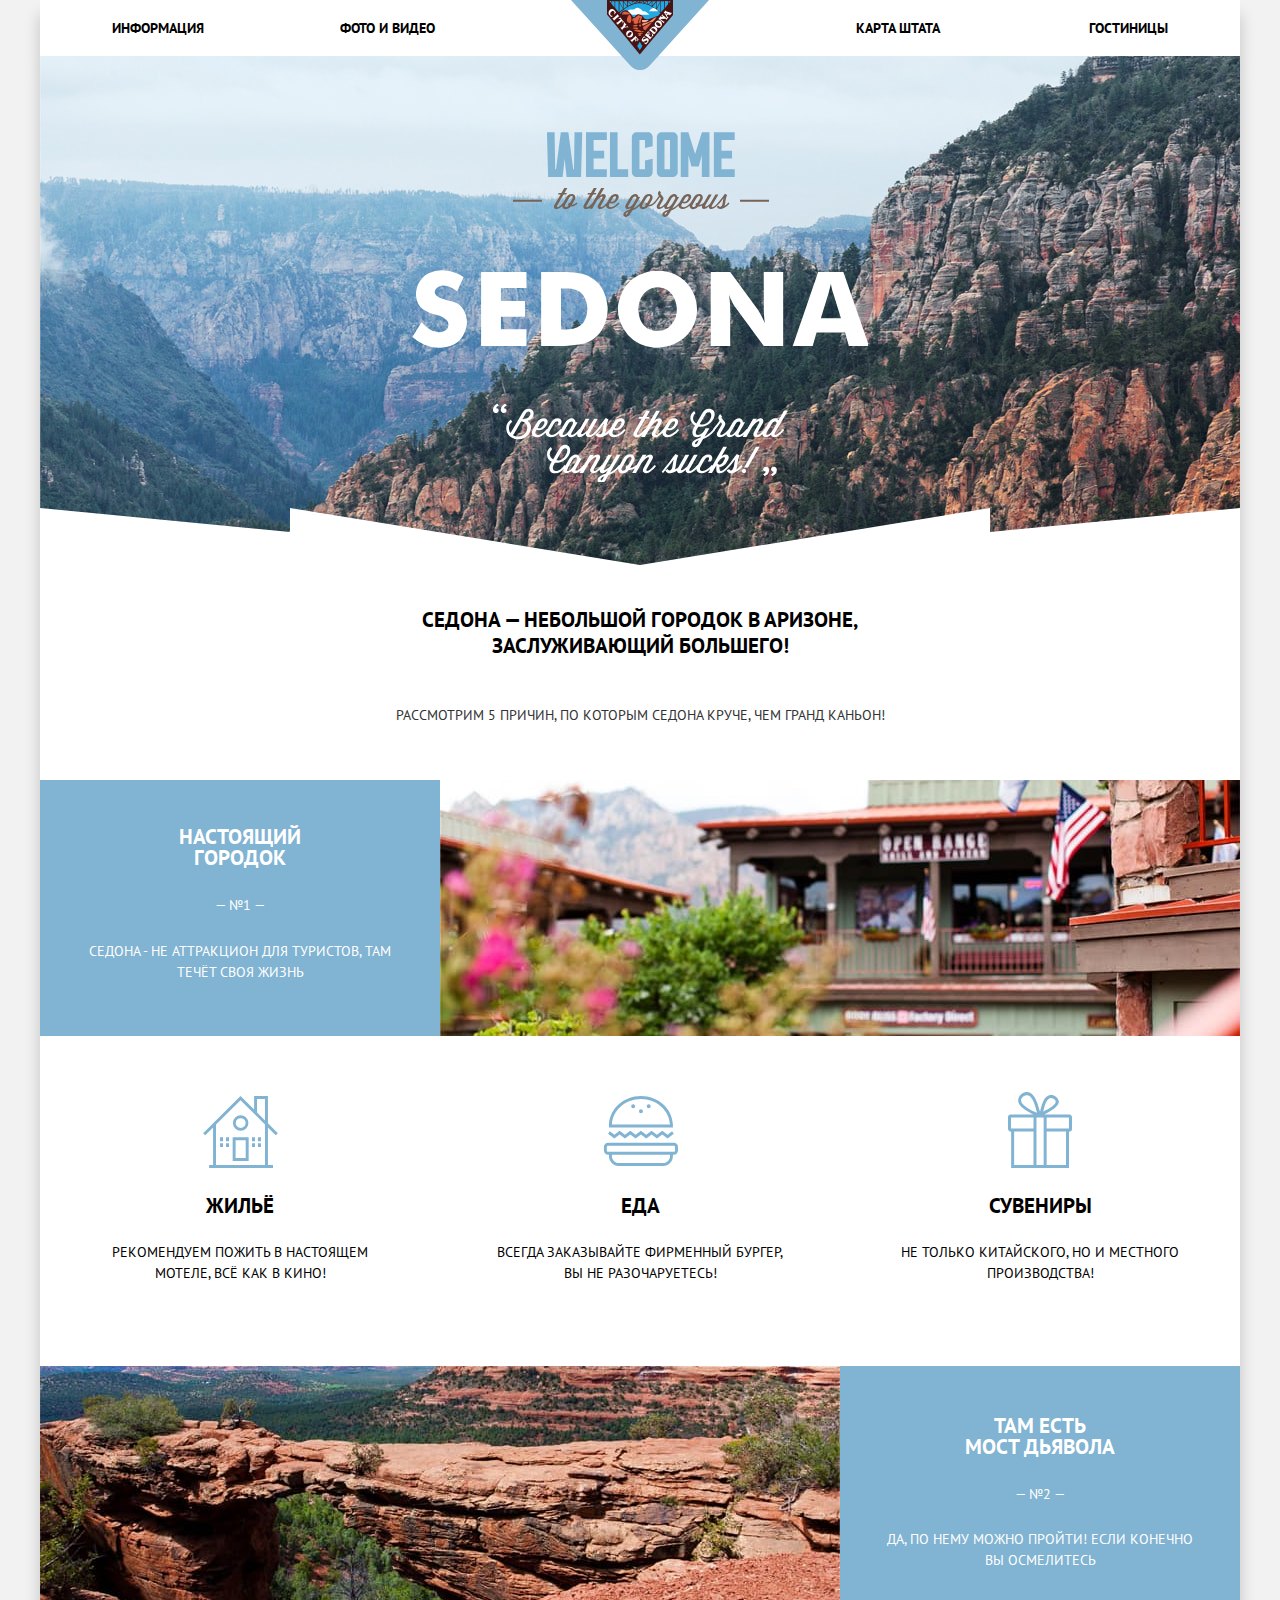
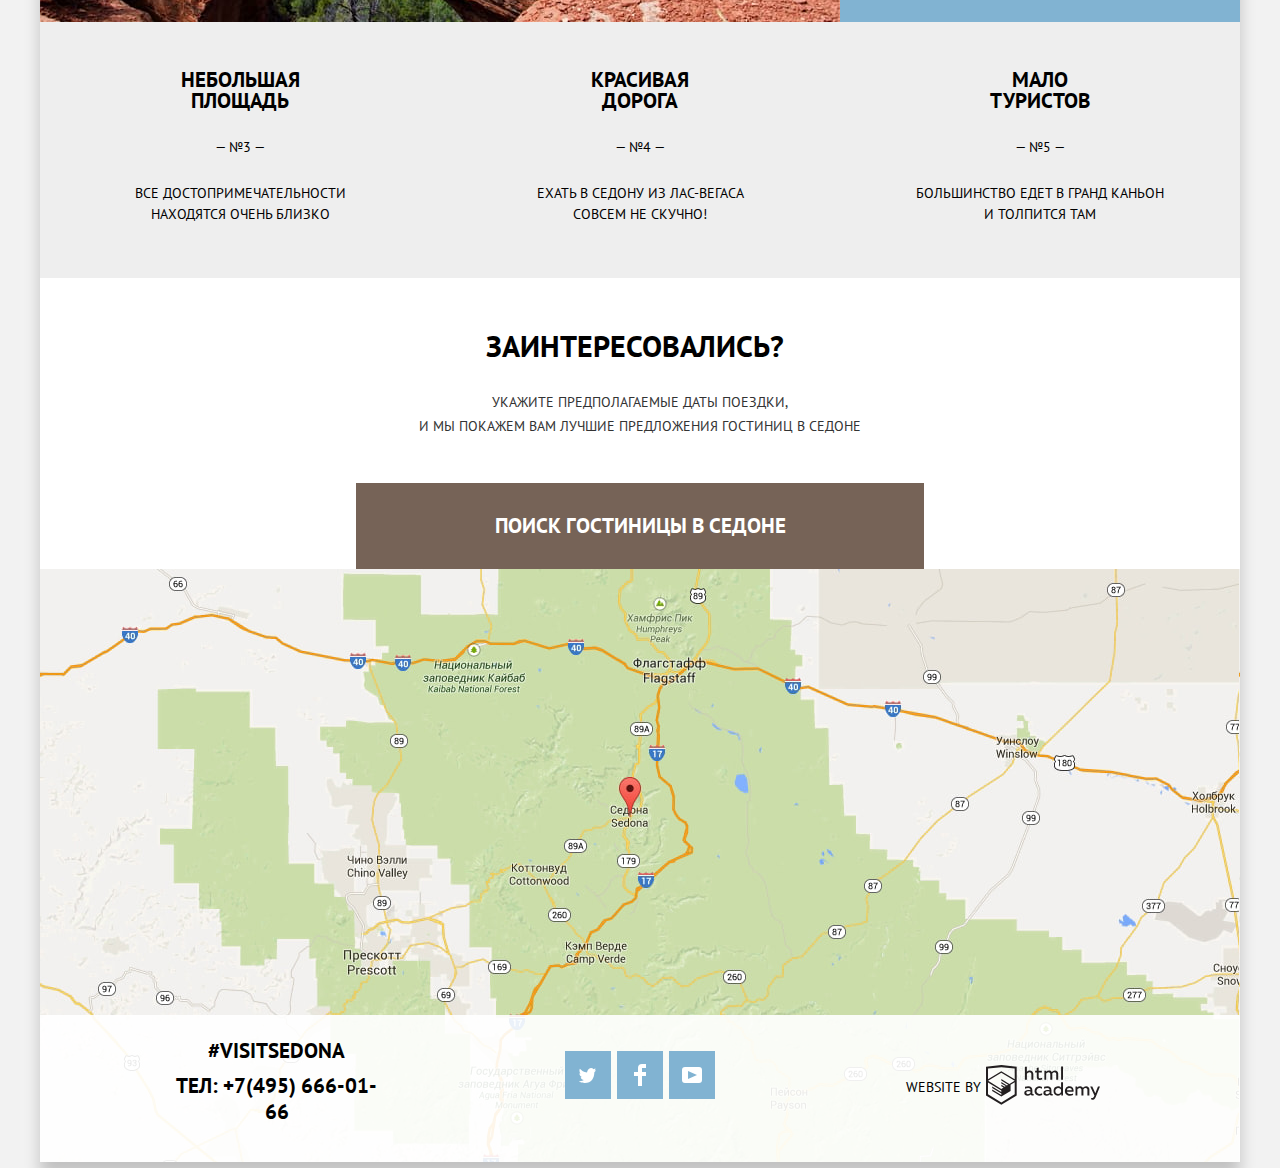
<file: index.html>
<!DOCTYPE html>
<html class="page" lang="ru">
<head>
  <meta charset="utf-8">
  <title>Седона</title>

  <link rel="icon" href="favicon.ico">
  <link rel="icon" href="img/favicon/icon.svg" type="image/svg+xml">
  <link rel="apple-touch-icon" href="img/favicon/180.png">
  <link rel="manifest" href="manifest.webmanifest">

  <link href="css/normalize.css" rel="stylesheet">
  <link href="css/style.min.css" rel="stylesheet">
</head>
<body class="page-body">
<header class="main-header">
  <div class="container">
    <nav class="main-navigation">
      <a class="main-header-logo">
        <img src="img/logo.svg" width="138" height="70" alt="Логотип городка Седона">
      </a>
      <ul class="site-navigation">
        <li class="site-navigation-item"><a class="site-navigation-link" href="blank.html">Информация</a></li>
        <li class="site-navigation-item"><a class="site-navigation-link" href="blank.html">Фото и видео</a></li>
        <li class="site-navigation-item"><a class="site-navigation-link" href="blank.html">Карта штата</a></li>
        <li class="site-navigation-item"><a class="site-navigation-link" href="catalog.html">Гостиницы</a></li>
      </ul>
    </nav>
  </div>
</header>

<main class="container">

  <h1 class="visually-hidden">«Седона»</h1>

  <section class="banner">
    <h2 class="visually-hidden">Баннер</h2>
    <img class="banner-mask" src="img/mask.svg" width="1200" height="57" alt="Маска баннера">
  </section>

  <section class="features">
    <div class="features-preview">
      <h2 class="features-title">Седона &#8212; небольшой городок в Аризоне, заслуживающий большего!</h2>
      <p class="features-text">Рассмотрим 5 причин, по которым Седона круче, чем гранд каньон!</p>
    </div>

    <div class="feature-item">
      <div class="feature-description">
        <h3 class="feature-title">Настоящий городок</h3>
        <span class="feature-number">&#8212; №1 &#8212;</span>
        <p class="feature-text">Седона - не аттракцион для туристов, там течёт своя жизнь</p>
      </div>
      <img src="img/advantages/town.jpg" width="800" height="256" alt="Городок">
    </div>

    <ul class="features-list">
      <li class="features-list-item first-item">
        <h3 class="features-list-item-title">Жильё</h3>
        <p class="features-list-item-text">Рекомендуем пожить в настоящем мотеле, всё как в кино!</p>
      </li>
      <li class="features-list-item second-item">
        <h3 class="features-list-item-title">Еда</h3>
        <p class="features-list-item-text">Всегда заказывайте фирменный бургер, вы не разочаруетесь!</p>
      </li>
      <li class="features-list-item third-item">
        <h3 class="features-list-item-title">Сувениры</h3>
        <p class="features-list-item-text">Не только китайского, но и местного производства!</p>
      </li>
    </ul>

    <div class="feature-item last-item">
      <div class="feature-description">
        <h3 class="feature-title">Там есть Мост дьявола</h3>
        <span class="feature-number">&#8212; №2 &#8212;</span>
        <p class="feature-text">Да, по нему можно пройти! Если конечно вы осмелитесь</p>
      </div>
      <img src="img/advantages/bridge.jpg" width="800" height="256" alt="Мост дьявола">
    </div>

    <ul class="features-list features-list-other">
      <li class="features-list-item">
        <h3 class="features-list-item-title">Небольшая площадь</h3>
        <span class="feature-number">&#8212; №3 &#8212;</span>
        <p class="features-list-item-text">Все достопримечательности находятся очень близко</p>
      </li>
      <li class="features-list-item">
        <h3 class="features-list-item-title">Красивая дорога</h3>
        <span class="feature-number">&#8212; №4 &#8212;</span>
        <p class="features-list-item-text">Ехать в седону из лас-вегаса совсем не скучно!</p>
      </li>
      <li class="features-list-item">
        <h3 class="features-list-item-title">Мало туристов</h3>
        <span class="feature-number">&#8212; №5 &#8212;</span>
        <p class="features-list-item-text">Большинство едет в гранд каньон и толпится там</p>
      </li>
    </ul>
  </section>

  <section class="application">
    <h2 class="visually-hidden">Форма заявки</h2>
    <h3 class="application-title">Заинтересовались?</h3>
    <p class="application-info">Укажите предполагаемые даты поездки, <br> и мы покажем вам лучшие предложения гостиниц в
      Седоне</p>
    <form class="application-form" method="post" action="https://echo.htmlacademy.ru" target="_blank">
      <a href="#search-arrival-date" class="application-form-link"><h2 class="application-form-title">Пoиск гостиницы в Седоне</h2></a>
      <div class="application-form-content">
        <p class="application-item">
          <label for="search-arrival-date">Дата заезда:</label>
          <input class="application-item-field" id="search-arrival-date" type="date" name="arrival-date" required>
          <svg class="application-item-icon" width="21" height="23" fill="none" xmlns="http://www.w3.org/2000/svg">
            <path fill-rule="evenodd" clip-rule="evenodd"
                  d="M16.4 3.02h2.85c.97 0 1.75.83 1.75 1.84v16.3A1.8 1.8 0 0119.25 23H1.75A1.8 1.8 0 010 21.16V4.86a1.8 1.8 0 011.75-1.84h2.84V1.65c0-.38.3-.7.66-.7.36 0 .66.32.66.7v1.37h3.93V1.65c0-.38.3-.7.66-.7.36 0 .66.32.66.7v1.37h3.93V1.65c0-.38.3-.7.66-.7.36 0 .66.32.66.7v1.37zm3.16 18.46c.09-.08.13-.2.13-.32V4.86c0-.25-.2-.46-.44-.46h-2.84v1.38c0 .38-.3.69-.66.69a.67.67 0 01-.65-.69V4.4h-3.94v1.38c0 .38-.3.69-.66.69a.67.67 0 01-.65-.69V4.4H5.9v1.38c0 .38-.3.69-.66.69a.67.67 0 01-.66-.69V4.4H1.75a.45.45 0 00-.44.46v16.3c0 .25.2.46.44.46h17.5c.12 0 .23-.05.31-.14z"
                  fill="#A9A9A9"/>
            <path fill-rule="evenodd" clip-rule="evenodd"
                  d="M4.6 9.23h2.62v2.06H4.59V9.23zm0 3.44h2.62v2.07H4.59v-2.07zm2.62 3.44H4.59v2.07h2.63V16.1zm1.97 0h2.62v2.07H9.2V16.1zm2.62-3.44H9.2v2.07h2.62v-2.07zM9.2 9.23h2.62v2.06H9.2V9.23zm7.22 6.88h-2.63v2.07h2.63V16.1zm-2.63-3.44h2.63v2.07h-2.63v-2.07zm2.63-3.44h-2.63v2.06h2.63V9.23z"
                  fill="#A9A9A9"/>
          </svg>
        </p>
        <p class="application-item">
          <label for="search-departure-date">Дата выезда:</label>
          <input class="application-item-field" id="search-departure-date" type="date" name="departure-date" required>
          <svg class="application-item-icon" width="21" height="23" fill="none" xmlns="http://www.w3.org/2000/svg">
            <path fill-rule="evenodd" clip-rule="evenodd"
                  d="M16.4 3.02h2.85c.97 0 1.75.83 1.75 1.84v16.3A1.8 1.8 0 0119.25 23H1.75A1.8 1.8 0 010 21.16V4.86a1.8 1.8 0 011.75-1.84h2.84V1.65c0-.38.3-.7.66-.7.36 0 .66.32.66.7v1.37h3.93V1.65c0-.38.3-.7.66-.7.36 0 .66.32.66.7v1.37h3.93V1.65c0-.38.3-.7.66-.7.36 0 .66.32.66.7v1.37zm3.16 18.46c.09-.08.13-.2.13-.32V4.86c0-.25-.2-.46-.44-.46h-2.84v1.38c0 .38-.3.69-.66.69a.67.67 0 01-.65-.69V4.4h-3.94v1.38c0 .38-.3.69-.66.69a.67.67 0 01-.65-.69V4.4H5.9v1.38c0 .38-.3.69-.66.69a.67.67 0 01-.66-.69V4.4H1.75a.45.45 0 00-.44.46v16.3c0 .25.2.46.44.46h17.5c.12 0 .23-.05.31-.14z"
                  fill="#A9A9A9"/>
            <path fill-rule="evenodd" clip-rule="evenodd"
                  d="M4.6 9.23h2.62v2.06H4.59V9.23zm0 3.44h2.62v2.07H4.59v-2.07zm2.62 3.44H4.59v2.07h2.63V16.1zm1.97 0h2.62v2.07H9.2V16.1zm2.62-3.44H9.2v2.07h2.62v-2.07zM9.2 9.23h2.62v2.06H9.2V9.23zm7.22 6.88h-2.63v2.07h2.63V16.1zm-2.63-3.44h2.63v2.07h-2.63v-2.07zm2.63-3.44h-2.63v2.06h2.63V9.23z"
                  fill="#A9A9A9"/>
          </svg>
        </p>
        <div class="application-items">
          <p class="application-item item-adults">
            <label class="application-item-label" for="search-adults">Взрослые:</label>
            <svg class="counter minus" width="12" height="3" viewBox="0 0 12 3" fill="none"
                 xmlns="http://www.w3.org/2000/svg">
              <rect width="12" height="3" fill="#A9A9A9"/>
            </svg>
            <input class="application-item-field application-item-counter" id="search-adults" type="number"
                   name="adults" placeholder="2" required>
            <svg class="counter plus" width="11" height="11" viewBox="0 0 11 11" fill="none"
                 xmlns="http://www.w3.org/2000/svg">
              <path fill-rule="evenodd" clip-rule="evenodd"
                    d="M4.23086 6.76932V11H6.76932V6.76932H11V4.23086H6.76932V0H4.23085V4.23086H0V6.76932H4.23086Z"
                    fill="#A9A9A9"/>
            </svg>
          </p>
          <p class="application-item item-children">
            <label class="application-item-last-label" for="search-children">Дети:</label>
            <svg class="counter minus" width="12" height="3" viewBox="0 0 12 3" fill="none"
                 xmlns="http://www.w3.org/2000/svg">
              <rect width="12" height="3" fill="#A9A9A9"/>
            </svg>
            <input class="application-item-field application-item-counter" id="search-children" type="number"
                   name="children" placeholder="0" required>
            <svg class="counter plus" width="11" height="11" viewBox="0 0 11 11" fill="none"
                 xmlns="http://www.w3.org/2000/svg">
              <path fill-rule="evenodd" clip-rule="evenodd"
                    d="M4.23086 6.76932V11H6.76932V6.76932H11V4.23086H6.76932V0H4.23085V4.23086H0V6.76932H4.23086Z"
                    fill="#A9A9A9"/>
            </svg>
          </p>
        </div>
        <button class="application-form-button button" type="submit"
                aria-label="Осуществить поиск гостиницы в Седоне с выбранными параметрами"><span class="button-name">Найти</span>
        </button>
      </div>
    </form>
  </section>

  <section class="map">
    <h2 class="visually-hidden">Карта</h2>
    <iframe class="map-iframe"
            src="https://www.google.com/maps/embed?pb=!1m18!1m12!1m3!1d9259.579957574984!2d-111.76231776913721!3d34.8623605939969!2m3!1f0!2f0!3f0!3m2!1i1024!2i768!4f13.1!3m3!1m2!1s0x872da300cd6a52d3%3A0xd0b62ffa7e756ca6!2sSedona!5e0!3m2!1sru!2sru!4v1615323537702!5m2!1sru!2sru"
            width="1200" height="593" allowfullscreen title="Sedona, Седона, Аризона, США"></iframe>
  </section>
</main>

<footer class="main-footer container">
  <div class="footer-content">
    <section class="footer-contacts">
      <h2 class="visually-hidden">Как нас найти</h2>
      <p class="footer-contacts-info">
        <span>#visitsedona</span>
        <span class="footer-contacts-phone">Тел: <a class="footer-phone"
                                                    href="tel:+74956660166">+7(495) 666-01-66</a></span>
      </p>
    </section>
    <section class="footer-social">
      <h2 class="visually-hidden">Социальные сети</h2>
      <ul class="social-list">
        <li>
          <a class="social-button" href="#"><span class="button-name visually-hidden">Twitter</span>
            <svg width="17" height="16" fill="none" xmlns="http://www.w3.org/2000/svg">
              <path
                d="M10.95 1.14a3.1 3.1 0 013.58 1.18c.67-.23 1.33-.48 2-.7a2.34 2.34 0 01-.85 1.76c.69.17 1.3-.49 1.3-.49-.16 1-1 1.79-1.56 2.03C15.2 11.67 12.25 16.13 5.34 16H4.9c-.41 0-4.17-.46-4.9-1.89 2.27.2 3.9-.42 4.7-1.18-.97-.3-2.69-.47-2.99-2.95.35.11.57.23 1.2.12C1.7 9.25.36 8.53.44 6.33a1.9 1.9 0 001.34.47c-.7-.24-1.97-3.36-.9-4.95 1.82 1.85 3.74 3.6 7.16 3.77.2-2.29 1.13-3.83 2.9-4.48z"
                fill="#fff"/>
            </svg>
          </a>
        </li>
        <li>
          <a class="social-button" href="#"><span class="button-name visually-hidden">Facebook</span>
            <svg width="12" height="22" fill="none" xmlns="http://www.w3.org/2000/svg">
              <path d="M12 4V0H8a4 4 0 00-4 4v4H0v4h4v10h4V12h4V8H8V4h4z" fill="#fff"/>
            </svg>
          </a>
        </li>
        <li>
          <a class="social-button" href="#"><span class="button-name visually-hidden">Youtube</span>
            <svg width="20" height="16" fill="none" xmlns="http://www.w3.org/2000/svg">
              <path fill-rule="evenodd" clip-rule="evenodd"
                    d="M3 0h14a3 3 0 013 3v10a3 3 0 01-3 3H3a3 3 0 01-3-3V3a3 3 0 013-3zm3.03 4v8L15 8 6.03 4z"
                    fill="#fff"/>
            </svg>
          </a>
        </li>
      </ul>
    </section>
    <section class="footer-copyright">
      <h2 class="visually-hidden">Разработка сайта</h2>
      <span class="footer-copyright-info">Website by</span>
      <a class="footer-copyright-link" href="https://htmlacademy.ru/intensive/htmlcss">
        <svg width="115" height="41" fill="none" xmlns="http://www.w3.org/2000/svg">
          <path fill-rule="evenodd" clip-rule="evenodd"
                d="M15.52 1.06h-.17L0 2.72v28.77l15.35 9.35 15.35-9.35V2.72L15.52 1.06zm61.5 1.56h-1.93v13.11h1.93V2.63zm-36.16.01v5.14a3.98 3.98 0 012.85-1.23c.97-.06 1.92.3 2.62 1 .69.7 1.06 1.67 1.01 2.67v5.55h-1.97v-5.3c.05-.51-.1-1.03-.41-1.43a1.9 1.9 0 00-1.3-.72h-.3c-1.01.06-1.93.62-2.46 1.5v5.95h-2V2.63h1.96zm36.16 28.85h-1.74v-1.42a4.06 4.06 0 01-3.37 1.66 4.7 4.7 0 01-4.33-4.74 4.7 4.7 0 014.33-4.73c1.21-.04 2.37.47 3.17 1.4v-5.33h1.94v13.16zm-29.95-1.42c.2 0 .39-.04.58-.1v1.43c-.4.15-.82.23-1.25.22a1.76 1.76 0 01-1.76-1.08 5.04 5.04 0 01-3.31 1.17c-1.6 0-3.07-.9-3.07-2.75 0-2.3 2.1-3.01 3.91-3.01.77.01 1.54.1 2.29.27v-.33c0-1.07-.8-1.9-2.31-1.9-1.1 0-2.17.23-3.17.68v-1.83c1.09-.38 2.22-.58 3.37-.6 2.49 0 4.02 1.22 4.02 3.95v3.23a.6.6 0 00.13.43c.1.12.23.2.39.2h.18v.02zm-6.8-1.22c.03.39.2.75.5 1 .28.26.66.38 1.04.35h.12c.95 0 1.87-.39 2.54-1.08v-1.53c-.63-.14-1.27-.21-1.91-.23-1.05 0-2.28.36-2.28 1.49zm15.75-5.9a5.18 5.18 0 00-2.7-.7h-.38c-1.2.05-2.35.58-3.18 1.48-.83.9-1.27 2.1-1.23 3.34v.44a4.48 4.48 0 004.72 4.23c1 .03 2-.18 2.91-.61v-1.85c-.78.45-1.67.69-2.56.7a2.88 2.88 0 01-2.66-1.43 3.02 3.02 0 010-3.07 2.88 2.88 0 012.66-1.43c.86 0 1.7.26 2.42.75v-1.85zm10.13 7.12c.2 0 .4-.04.58-.1v1.43c-.4.15-.82.23-1.24.22a1.76 1.76 0 01-1.77-1.08 5.04 5.04 0 01-3.3 1.17c-1.6 0-3.08-.9-3.08-2.75 0-2.3 2.11-3.01 3.92-3.01.77.01 1.53.1 2.29.27v-.33c0-1.07-.8-1.9-2.32-1.9-1.09 0-2.16.23-3.16.68v-1.83c1.08-.38 2.22-.58 3.37-.6 2.49 0 4.02 1.22 4.02 3.95v3.23a.6.6 0 00.12.43c.1.12.24.2.4.2h.17v.02zm-6.3-.21c-.29-.26-.47-.62-.5-1.01h.03c0-1.13 1.16-1.49 2.28-1.49.64.02 1.28.1 1.9.23v1.53a3.54 3.54 0 01-2.54 1.08h-.11a1.4 1.4 0 01-1.05-.34zm9.48-2.92c0-1.64 1.3-2.98 2.9-2.98l.03.06c1.21 0 2.31.73 2.8 1.86v2.16a3.02 3.02 0 01-2.82 1.88 2.95 2.95 0 01-2.91-2.98zm14.02-4.68c3.5 0 4.7 2.89 4.13 5.49h-6.56c.22 1.62 1.76 2.28 3.37 2.28.96 0 1.91-.22 2.78-.64v1.73c-1 .43-2.08.64-3.16.61-2.67 0-5.01-1.53-5.01-4.77a4.57 4.57 0 011.14-3.27c.8-.89 1.9-1.41 3.08-1.46h.23v.03zm-2.48 3.93a2.42 2.42 0 012.57-2.27h.05c.62-.06 1.23.17 1.67.62.44.45.67 1.08.62 1.71h-4.91v-.06zm8.62 5.28V22.5h1.74v1.07a3.98 3.98 0 012.93-1.37 3 3 0 012.79 1.52 4.3 4.3 0 013.07-1.44 3.2 3.2 0 012.49 1.01c.64.69.97 1.63.88 2.58v5.61h-2v-5.55c.05-.46-.08-.91-.37-1.27a1.67 1.67 0 00-1.13-.62h-.27c-.87.05-1.67.5-2.19 1.2v6.24h-2v-5.55c.04-.46-.1-.92-.38-1.27-.29-.35-.7-.57-1.15-.61h-.21c-.94.08-1.8.6-2.33 1.4v6.07h-1.83l-.04-.06zm24.49-8.99h-2l-2.66 6.8-3.01-6.78h-2.11l4.22 9.06-.18.45c-.52 1.36-1.24 2.05-2.19 2.05-.3 0-.6-.04-.9-.13v1.7c.39.1.78.14 1.17.15 1.33 0 2.58-.75 3.53-3.09l4.13-10.2zM52.68 6.8V3.55l-1.95.46v2.72h-1.59V8.5h1.65V13c-.07.83.23 1.64.82 2.21.59.58 1.4.85 2.2.75.79 0 1.58-.12 2.33-.38v-1.73c-.57.24-1.17.36-1.78.36-1.14 0-1.67-.39-1.67-1.58v-4.1h3.16V6.78H52.7zm5.7 8.96v-9h1.76v1.08a3.98 3.98 0 012.92-1.38A3 3 0 0165.8 7.9a4.3 4.3 0 013.07-1.44 3.2 3.2 0 012.5 1.05c.63.7.94 1.66.84 2.62v5.62h-2V10.2c.04-.46-.1-.91-.37-1.27a1.67 1.67 0 00-1.14-.62h-.24c-.86.05-1.66.5-2.18 1.2v6.24h-2V10.2c.04-.46-.1-.91-.37-1.27a1.67 1.67 0 00-1.13-.62h-.25c-.94.08-1.8.6-2.33 1.39v6.07H58.4zM28.7 30.3v.02-.02zm0-11.98V30.3l-13.35 8.13L2 30.32v-11.8L15.3 26.6v1.42l-9.1-5.5v1.41l9.15 5.62v1.5L6.19 25.5v1.45l9.16 5.62 9.23-5.65v-6.1l4.12-2.5zm0-1.54l-3.66 2.16-1.7 1.07-8.03-4.93v1.42l6.85 4.23-.15.1-1.06.58-5.66-3.46v1.45l4.47 2.72-1.05.72-3.38-2.05v1.41l2.22 1.34-2.25 1.36L2.1 16.86l13.2-8.13 13.4 8.05zM15.3 7.28l13.42 8.07V4.56L15.36 3.13 2.02 4.56v10.8l13.27-8.09z"
                fill="#231F20"/>
        </svg>
      </a>
    </section>
  </div>
</footer>
<script type="text/javascript" src="js/script.min.js"></script>
</body>
</html>
</file>
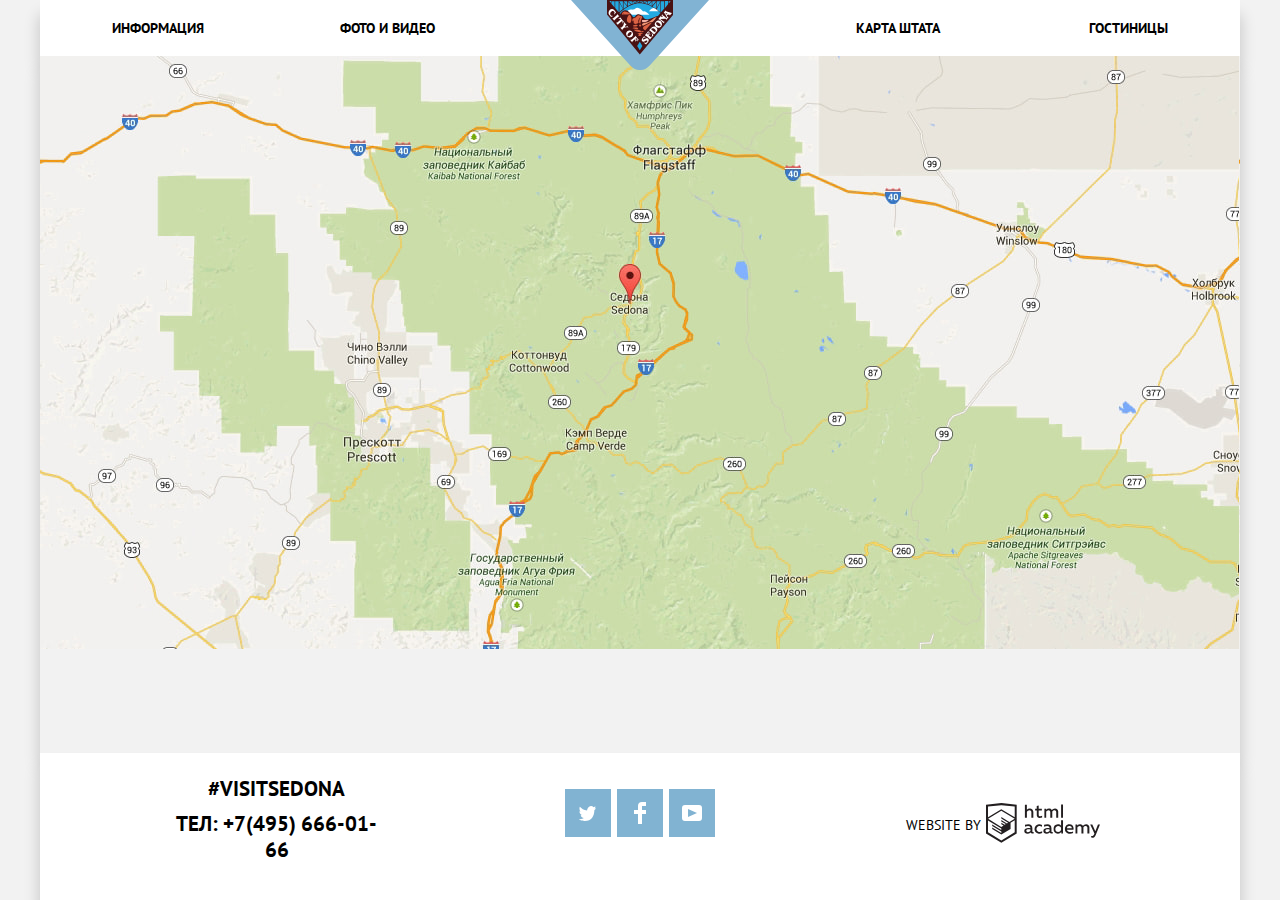
<file: blank.html>
<!DOCTYPE html>
<html class="page" lang="ru">
<head>
  <meta charset="utf-8">
  <title>Седона</title>

  <link rel="icon" href="favicon.ico">
  <link rel="icon" href="img/favicon/icon.svg" type="image/svg+xml">
  <link rel="apple-touch-icon" href="img/favicon/180.png">
  <link rel="manifest" href="manifest.webmanifest">

  <link href="css/normalize.css" rel="stylesheet">
  <link href="css/style.min.css" rel="stylesheet">
</head>
<body class="page-body inner-page">
<header class="main-header">
  <div class="container">
    <nav class="main-navigation">
      <a class="main-header-logo" href="index.html">
        <img src="img/logo.svg" width="138" height="70" alt="Логотип городка Седона">
      </a>
      <ul class="site-navigation">
        <li class="site-navigation-item"><a class="site-navigation-link" href="blank.html">Информация</a></li>
        <li class="site-navigation-item"><a class="site-navigation-link" href="blank.html">Фото и видео</a></li>
        <li class="site-navigation-item"><a class="site-navigation-link" href="blank.html">Карта штата</a></li>
        <li class="site-navigation-item"><a class="site-navigation-link" href="catalog.html">Гостиницы</a></li>
      </ul>
    </nav>
  </div>
</header>

<main class="container">
  <div class="page-inner-content">
    <section class="map">
      <h2 class="visually-hidden">Карта</h2>
      <iframe class="map-iframe"
              src="https://www.google.com/maps/embed?pb=!1m18!1m12!1m3!1d9259.579957574984!2d-111.76231776913721!3d34.8623605939969!2m3!1f0!2f0!3f0!3m2!1i1024!2i768!4f13.1!3m3!1m2!1s0x872da300cd6a52d3%3A0xd0b62ffa7e756ca6!2sSedona!5e0!3m2!1sru!2sru!4v1615323537702!5m2!1sru!2sru"
              width="1200" height="800" allowfullscreen title="Sedona, Седона, Аризона, США"></iframe>
    </section>
  </div>
</main>

<footer class="container">
  <div class="footer-content">
    <section class="footer-contacts">
      <h2 class="visually-hidden">Как нас найти</h2>
      <p class="footer-contacts-info">
        <span>#visitsedona</span>
        <span class="footer-contacts-phone">Тел: <a class="footer-phone"
                                                    href="tel:+74956660166">+7(495) 666-01-66</a></span>
      </p>
    </section>
    <section class="footer-social">
      <h2 class="visually-hidden">Социальные сети</h2>
      <ul class="social-list">
        <li>
          <a class="social-button" href="#"><span class="button-name visually-hidden">Twitter</span>
            <svg width="17" height="16" fill="none" xmlns="http://www.w3.org/2000/svg">
              <path
                d="M10.95 1.14a3.1 3.1 0 013.58 1.18c.67-.23 1.33-.48 2-.7a2.34 2.34 0 01-.85 1.76c.69.17 1.3-.49 1.3-.49-.16 1-1 1.79-1.56 2.03C15.2 11.67 12.25 16.13 5.34 16H4.9c-.41 0-4.17-.46-4.9-1.89 2.27.2 3.9-.42 4.7-1.18-.97-.3-2.69-.47-2.99-2.95.35.11.57.23 1.2.12C1.7 9.25.36 8.53.44 6.33a1.9 1.9 0 001.34.47c-.7-.24-1.97-3.36-.9-4.95 1.82 1.85 3.74 3.6 7.16 3.77.2-2.29 1.13-3.83 2.9-4.48z"
                fill="#fff"/>
            </svg>
          </a>
        </li>
        <li>
          <a class="social-button" href="#"><span class="button-name visually-hidden">Facebook</span>
            <svg width="12" height="22" fill="none" xmlns="http://www.w3.org/2000/svg">
              <path d="M12 4V0H8a4 4 0 00-4 4v4H0v4h4v10h4V12h4V8H8V4h4z" fill="#fff"/>
            </svg>
          </a>
        </li>
        <li>
          <a class="social-button" href="#"><span class="button-name visually-hidden">Youtube</span>
            <svg width="20" height="16" fill="none" xmlns="http://www.w3.org/2000/svg">
              <path fill-rule="evenodd" clip-rule="evenodd"
                    d="M3 0h14a3 3 0 013 3v10a3 3 0 01-3 3H3a3 3 0 01-3-3V3a3 3 0 013-3zm3.03 4v8L15 8 6.03 4z"
                    fill="#fff"/>
            </svg>
          </a>
        </li>
      </ul>
    </section>
    <section class="footer-copyright">
      <h2 class="visually-hidden">Разработка сайта</h2>
      <span class="footer-copyright-info">Website by</span>
      <a class="footer-copyright-link" href="https://htmlacademy.ru/intensive/htmlcss">
        <svg width="115" height="41" fill="none" xmlns="http://www.w3.org/2000/svg">
          <path fill-rule="evenodd" clip-rule="evenodd"
                d="M15.52 1.06h-.17L0 2.72v28.77l15.35 9.35 15.35-9.35V2.72L15.52 1.06zm61.5 1.56h-1.93v13.11h1.93V2.63zm-36.16.01v5.14a3.98 3.98 0 012.85-1.23c.97-.06 1.92.3 2.62 1 .69.7 1.06 1.67 1.01 2.67v5.55h-1.97v-5.3c.05-.51-.1-1.03-.41-1.43a1.9 1.9 0 00-1.3-.72h-.3c-1.01.06-1.93.62-2.46 1.5v5.95h-2V2.63h1.96zm36.16 28.85h-1.74v-1.42a4.06 4.06 0 01-3.37 1.66 4.7 4.7 0 01-4.33-4.74 4.7 4.7 0 014.33-4.73c1.21-.04 2.37.47 3.17 1.4v-5.33h1.94v13.16zm-29.95-1.42c.2 0 .39-.04.58-.1v1.43c-.4.15-.82.23-1.25.22a1.76 1.76 0 01-1.76-1.08 5.04 5.04 0 01-3.31 1.17c-1.6 0-3.07-.9-3.07-2.75 0-2.3 2.1-3.01 3.91-3.01.77.01 1.54.1 2.29.27v-.33c0-1.07-.8-1.9-2.31-1.9-1.1 0-2.17.23-3.17.68v-1.83c1.09-.38 2.22-.58 3.37-.6 2.49 0 4.02 1.22 4.02 3.95v3.23a.6.6 0 00.13.43c.1.12.23.2.39.2h.18v.02zm-6.8-1.22c.03.39.2.75.5 1 .28.26.66.38 1.04.35h.12c.95 0 1.87-.39 2.54-1.08v-1.53c-.63-.14-1.27-.21-1.91-.23-1.05 0-2.28.36-2.28 1.49zm15.75-5.9a5.18 5.18 0 00-2.7-.7h-.38c-1.2.05-2.35.58-3.18 1.48-.83.9-1.27 2.1-1.23 3.34v.44a4.48 4.48 0 004.72 4.23c1 .03 2-.18 2.91-.61v-1.85c-.78.45-1.67.69-2.56.7a2.88 2.88 0 01-2.66-1.43 3.02 3.02 0 010-3.07 2.88 2.88 0 012.66-1.43c.86 0 1.7.26 2.42.75v-1.85zm10.13 7.12c.2 0 .4-.04.58-.1v1.43c-.4.15-.82.23-1.24.22a1.76 1.76 0 01-1.77-1.08 5.04 5.04 0 01-3.3 1.17c-1.6 0-3.08-.9-3.08-2.75 0-2.3 2.11-3.01 3.92-3.01.77.01 1.53.1 2.29.27v-.33c0-1.07-.8-1.9-2.32-1.9-1.09 0-2.16.23-3.16.68v-1.83c1.08-.38 2.22-.58 3.37-.6 2.49 0 4.02 1.22 4.02 3.95v3.23a.6.6 0 00.12.43c.1.12.24.2.4.2h.17v.02zm-6.3-.21c-.29-.26-.47-.62-.5-1.01h.03c0-1.13 1.16-1.49 2.28-1.49.64.02 1.28.1 1.9.23v1.53a3.54 3.54 0 01-2.54 1.08h-.11a1.4 1.4 0 01-1.05-.34zm9.48-2.92c0-1.64 1.3-2.98 2.9-2.98l.03.06c1.21 0 2.31.73 2.8 1.86v2.16a3.02 3.02 0 01-2.82 1.88 2.95 2.95 0 01-2.91-2.98zm14.02-4.68c3.5 0 4.7 2.89 4.13 5.49h-6.56c.22 1.62 1.76 2.28 3.37 2.28.96 0 1.91-.22 2.78-.64v1.73c-1 .43-2.08.64-3.16.61-2.67 0-5.01-1.53-5.01-4.77a4.57 4.57 0 011.14-3.27c.8-.89 1.9-1.41 3.08-1.46h.23v.03zm-2.48 3.93a2.42 2.42 0 012.57-2.27h.05c.62-.06 1.23.17 1.67.62.44.45.67 1.08.62 1.71h-4.91v-.06zm8.62 5.28V22.5h1.74v1.07a3.98 3.98 0 012.93-1.37 3 3 0 012.79 1.52 4.3 4.3 0 013.07-1.44 3.2 3.2 0 012.49 1.01c.64.69.97 1.63.88 2.58v5.61h-2v-5.55c.05-.46-.08-.91-.37-1.27a1.67 1.67 0 00-1.13-.62h-.27c-.87.05-1.67.5-2.19 1.2v6.24h-2v-5.55c.04-.46-.1-.92-.38-1.27-.29-.35-.7-.57-1.15-.61h-.21c-.94.08-1.8.6-2.33 1.4v6.07h-1.83l-.04-.06zm24.49-8.99h-2l-2.66 6.8-3.01-6.78h-2.11l4.22 9.06-.18.45c-.52 1.36-1.24 2.05-2.19 2.05-.3 0-.6-.04-.9-.13v1.7c.39.1.78.14 1.17.15 1.33 0 2.58-.75 3.53-3.09l4.13-10.2zM52.68 6.8V3.55l-1.95.46v2.72h-1.59V8.5h1.65V13c-.07.83.23 1.64.82 2.21.59.58 1.4.85 2.2.75.79 0 1.58-.12 2.33-.38v-1.73c-.57.24-1.17.36-1.78.36-1.14 0-1.67-.39-1.67-1.58v-4.1h3.16V6.78H52.7zm5.7 8.96v-9h1.76v1.08a3.98 3.98 0 012.92-1.38A3 3 0 0165.8 7.9a4.3 4.3 0 013.07-1.44 3.2 3.2 0 012.5 1.05c.63.7.94 1.66.84 2.62v5.62h-2V10.2c.04-.46-.1-.91-.37-1.27a1.67 1.67 0 00-1.14-.62h-.24c-.86.05-1.66.5-2.18 1.2v6.24h-2V10.2c.04-.46-.1-.91-.37-1.27a1.67 1.67 0 00-1.13-.62h-.25c-.94.08-1.8.6-2.33 1.39v6.07H58.4zM28.7 30.3v.02-.02zm0-11.98V30.3l-13.35 8.13L2 30.32v-11.8L15.3 26.6v1.42l-9.1-5.5v1.41l9.15 5.62v1.5L6.19 25.5v1.45l9.16 5.62 9.23-5.65v-6.1l4.12-2.5zm0-1.54l-3.66 2.16-1.7 1.07-8.03-4.93v1.42l6.85 4.23-.15.1-1.06.58-5.66-3.46v1.45l4.47 2.72-1.05.72-3.38-2.05v1.41l2.22 1.34-2.25 1.36L2.1 16.86l13.2-8.13 13.4 8.05zM15.3 7.28l13.42 8.07V4.56L15.36 3.13 2.02 4.56v10.8l13.27-8.09z"
                fill="#231F20"/>
        </svg>
      </a>
    </section>
  </div>
</footer>
</body>
</html>
</file>
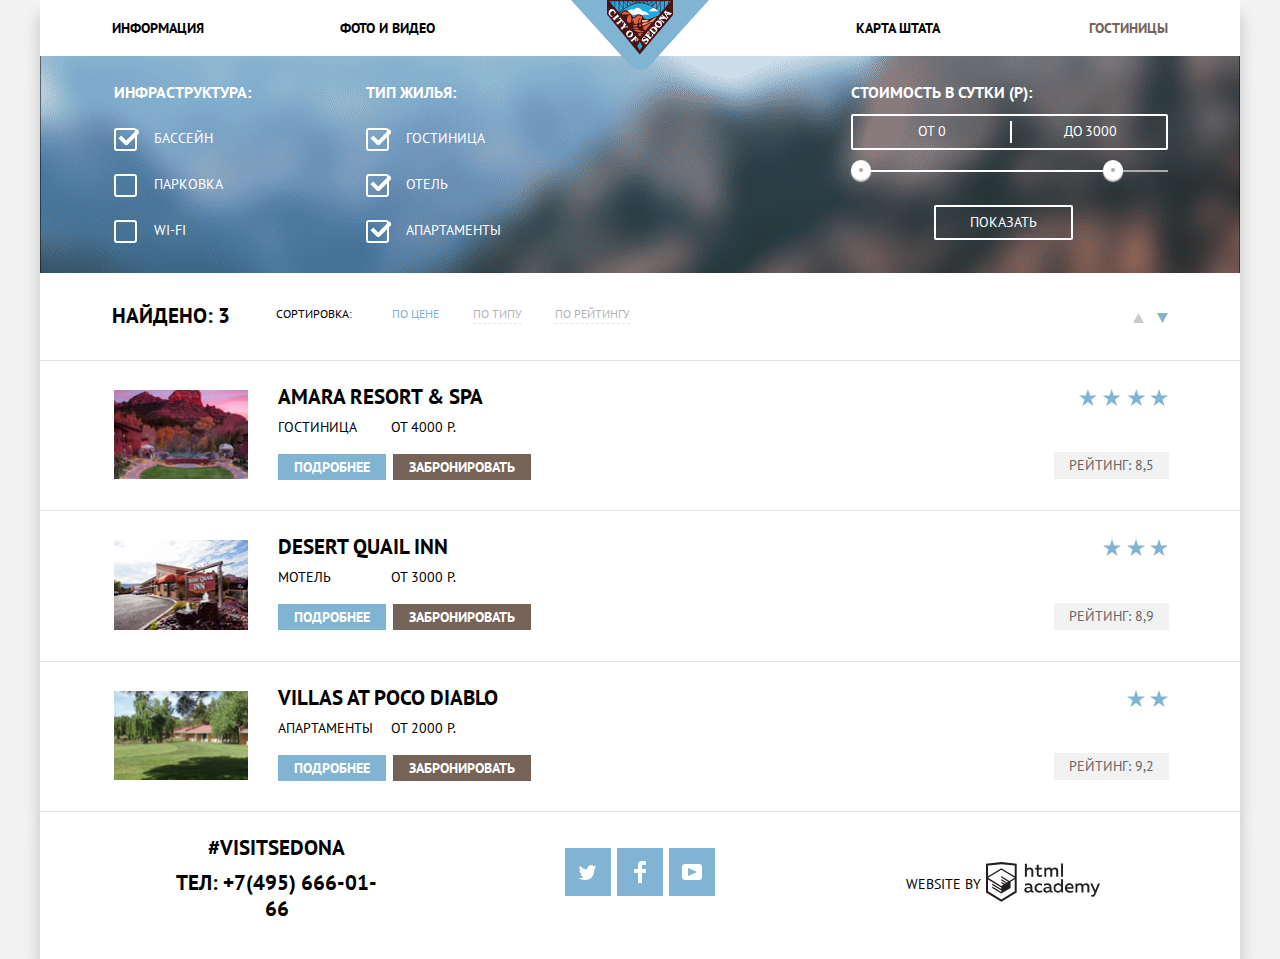
<file: catalog.html>
<!DOCTYPE html>
<html class="page" lang="ru">
<head>
  <meta charset="utf-8">
  <title>Седона</title>

  <link rel="icon" href="favicon.ico">
  <link rel="icon" href="img/favicon/icon.svg" type="image/svg+xml">
  <link rel="apple-touch-icon" href="img/favicon/180.png">
  <link rel="manifest" href="manifest.webmanifest">

  <link href="css/normalize.css" rel="stylesheet">
  <link href="css/style.min.css" rel="stylesheet">
</head>
<body class="page-body inner-page">
<header class="main-header">
  <div class="container">
    <nav class="main-navigation">
      <a class="main-header-logo" href="index.html">
        <img src="img/logo.svg" width="138" height="70" alt="Логотип городка Седона">
      </a>
      <ul class="site-navigation">
        <li class="site-navigation-item"><a class="site-navigation-link" href="blank.html">Информация</a></li>
        <li class="site-navigation-item"><a class="site-navigation-link" href="blank.html">Фото и видео</a></li>
        <li class="site-navigation-item"><a class="site-navigation-link" href="blank.html">Карта штата</a></li>
        <li class="site-navigation-item site-navigation-current"><a class="site-navigation-link" href="catalog.html">Гостиницы</a></li>
      </ul>
    </nav>
  </div>
</header>

<main class="page-catalog container">

  <h1 class="visually-hidden">Гостиницы</h1>

  <section class="filters">
    <h2 class="visually-hidden">Фильтр гостиниц</h2>
    <form class="filter" method="get" action="https://echo.htmlacademy.ru" target="_blank">
      <fieldset>
        <legend>Инфраструктура:</legend>
        <ul class="filter-list">
          <li class="filter-option">
            <input class="visually-hidden filter-input" type="checkbox" name="swimming-pool" id="filter-swimming-pool"
                   checked>
            <label for="filter-swimming-pool">Бассейн</label>
          </li>
          <li class="filter-option">
            <input class="visually-hidden filter-input" type="checkbox" name="parking" id="filter-parking">
            <label for="filter-parking">Парковка</label>
          </li>
          <li class="filter-option">
            <input class="visually-hidden filter-input" type="checkbox" name="wi-fi" id="filter-wi-fi">
            <label for="filter-wi-fi">Wi-Fi</label>
          </li>
        </ul>
      </fieldset>
      <fieldset class="filter-housing-type">
        <legend>Тип жилья:</legend>
        <ul class="filter-list">
          <li class="filter-option">
            <input class="visually-hidden filter-input" type="checkbox" name="hotel" id="filter-hotel" checked>
            <label for="filter-hotel">Гостиница</label>
          </li>
          <li class="filter-option">
            <input class="visually-hidden filter-input" type="checkbox" name="motel" id="filter-motel" checked>
            <label for="filter-motel">Отель</label>
          </li>
          <li class="filter-option">
            <input class="visually-hidden filter-input" type="checkbox" name="apartment" id="filter-apartment" checked>
            <label for="filter-apartment">Апартаменты</label>
          </li>
        </ul>
      </fieldset>
      <fieldset class="filter-price">
        <legend>Стоимость в сутки (р):</legend>
        <div class="range-filter">
          <div class="price-controls">
            <label class="min-price"><span class="price-text">от</span><input type="number" name="min-price" value="0"></label>
            <div class="line"></div>
            <label class="max-price"><span>до</span><input type="number" name="max-price" value="3000"></label>
          </div>
          <div class="range-controls">
            <div class="scale">
              <div class="bar"></div>
            </div>
            <div class="toggle toggle-min" tabindex="0"></div>
            <div class="toggle toggle-max" tabindex="0"></div>
          </div>
        </div>
        <button class="filter-button button" type="submit" aria-label="Вывести выбранные инфраструктуры и типы жилья">Показать</button>
      </fieldset>
    </form>
  </section>

  <section class="sorting">
    <h2>Найдено: 3</h2>
    <div class="sorting-options">
      <p class="sorting-title">Сортировка:</p>
      <ul class="sorting-list">
        <li>
          <button class="sorting-list-button sorting-button-current button">По цене</button>
        </li>
        <li>
          <button class="sorting-list-button button">По типу</button>
        </li>
        <li>
          <button class="sorting-list-button button">По рейтингу</button>
        </li>
      </ul>
    </div>
    <div class="sorting-buttons">
      <button class="sorting-button sorting-button-close"><span class="button-name visually-hidden">Вниз</span>
        <svg width="11" height="10" viewBox="0 0 11 10" fill="none" xmlns="http://www.w3.org/2000/svg">
          <path d="M5.5 10L0 0H11" fill="#CACACA"/>
        </svg>
      </button>
      <button class="sorting-button"><span class="button-name visually-hidden">Вверх</span>
        <svg width="11" height="10" viewBox="0 0 11 10" fill="none" xmlns="http://www.w3.org/2000/svg">
          <path d="M5.5 10L0 0H11" fill="#81B3D2"/>
        </svg>
      </button>
    </div>
  </section>

  <section class="catalog">
    <h2 class="visually-hidden">Список гостиниц</h2>
    <ul class="catalog-list">
      <li class="catalog-item">
        <div class="catalog-item-card">
          <img src="img/objects/amara-resort-and-spa.jpg" width="135" height="90" alt="Гостиница «Amara Resort & Spa»">

          <div class="catalog-item-description">
            <h3><a class="catalog-item-title" href="blank.html">Amara Resort & Spa</a></h3>
            <div class="catalog-item-price">
              <span>Гостиница</span>
              <span>от 4000 p.</span>
            </div>
            <div class="catalog-item-buttons">
              <a class="button" href="blank.html"><span class="button-name">Подробнее</span></a>
              <a class="catalog-item-button-book button" href="blank.html"><span
                class="button-name">Забронировать</span></a>
            </div>
          </div>
        </div>

        <div class="catalog-rating">
          <img src="img/rating/rating-4.svg" width="90" height="17" alt="Рейтинг «Amara Resort & Spa»">
          <span class="catalog-rating-number">Рейтинг: 8,5</span>
        </div>

      </li>
      <li class="catalog-item">
        <div class="catalog-item-card">
          <img src="img/objects/desert-quail-inn.jpg" width="135" height="90" alt="Гостиница «Desert Quail Inn»">

          <div class="catalog-item-description">
            <h3><a class="catalog-item-title" href="blank.html">Desert Quail Inn</a></h3>
            <div class="catalog-item-price">
              <span>Мотель</span>
              <span>от 3000 p.</span>
            </div>
            <div class="catalog-item-buttons">
              <a class="button" href="blank.html"><span class="button-name">Подробнее</span></a>
              <a class="catalog-item-button-book button" href="blank.html"><span
                class="button-name">Забронировать</span></a>
            </div>
          </div>
        </div>

        <div class="catalog-rating">
          <img src="img/rating/rating-3.svg" width="66" height="17" alt="Рейтинг «Desert Quail Inn»">
          <span class="catalog-rating-number">Рейтинг: 8,9</span>
        </div>

      </li>
      <li class="catalog-item">
        <div class="catalog-item-card">
          <img src="img/objects/villas-at-poco-diablo.jpg" width="135" height="90" alt="Гостиница «Amara Resort & Spa»">

          <div class="catalog-item-description">
            <h3><a class="catalog-item-title" href="blank.html">Villas at Poco Diablo</a></h3>
            <div class="catalog-item-price">
              <span>Апартаменты</span>
              <span>от 2000 p.</span>
            </div>
            <div class="catalog-item-buttons">
              <a class="button" href="blank.html"><span class="button-name">Подробнее</span></a>
              <a class="catalog-item-button-book button" href="blank.html"><span
                class="button-name">Забронировать</span></a>
            </div>
          </div>
        </div>

        <div class="catalog-rating">
          <img src="img/rating/rating-2.svg" width="42" height="17" alt="Рейтинг «Villas at Poco Diablo»">
          <span class="catalog-rating-number">Рейтинг: 9,2</span>
        </div>

      </li>
    </ul>
  </section>

</main>

<footer class="container">
  <div class="footer-content">
    <section class="footer-contacts">
      <h2 class="visually-hidden">Как нас найти</h2>
      <p class="footer-contacts-info">
        <span>#visitsedona</span>
        <span class="footer-contacts-phone">Тел: <a class="footer-phone"
                                                    href="tel:+74956660166">+7(495) 666-01-66</a></span>
      </p>
    </section>
    <section class="footer-social">
      <h2 class="visually-hidden">Социальные сети</h2>
      <ul class="social-list">
        <li>
          <a class="social-button" href="#"><span class="button-name visually-hidden">Twitter</span>
            <svg width="17" height="16" fill="none" xmlns="http://www.w3.org/2000/svg">
              <path
                d="M10.95 1.14a3.1 3.1 0 013.58 1.18c.67-.23 1.33-.48 2-.7a2.34 2.34 0 01-.85 1.76c.69.17 1.3-.49 1.3-.49-.16 1-1 1.79-1.56 2.03C15.2 11.67 12.25 16.13 5.34 16H4.9c-.41 0-4.17-.46-4.9-1.89 2.27.2 3.9-.42 4.7-1.18-.97-.3-2.69-.47-2.99-2.95.35.11.57.23 1.2.12C1.7 9.25.36 8.53.44 6.33a1.9 1.9 0 001.34.47c-.7-.24-1.97-3.36-.9-4.95 1.82 1.85 3.74 3.6 7.16 3.77.2-2.29 1.13-3.83 2.9-4.48z"
                fill="#fff"/>
            </svg>
          </a>
        </li>
        <li>
          <a class="social-button" href="#"><span class="button-name visually-hidden">Facebook</span>
            <svg width="12" height="22" fill="none" xmlns="http://www.w3.org/2000/svg">
              <path d="M12 4V0H8a4 4 0 00-4 4v4H0v4h4v10h4V12h4V8H8V4h4z" fill="#fff"/>
            </svg>
          </a>
        </li>
        <li>
          <a class="social-button" href="#"><span class="button-name visually-hidden">Youtube</span>
            <svg width="20" height="16" fill="none" xmlns="http://www.w3.org/2000/svg">
              <path fill-rule="evenodd" clip-rule="evenodd"
                    d="M3 0h14a3 3 0 013 3v10a3 3 0 01-3 3H3a3 3 0 01-3-3V3a3 3 0 013-3zm3.03 4v8L15 8 6.03 4z"
                    fill="#fff"/>
            </svg>
          </a>
        </li>
      </ul>
    </section>
    <section class="footer-copyright">
      <h2 class="visually-hidden">Разработка сайта</h2>
      <span class="footer-copyright-info">Website by</span>
      <a class="footer-copyright-link" href="https://htmlacademy.ru/intensive/htmlcss">
        <svg width="115" height="41" fill="none" xmlns="http://www.w3.org/2000/svg">
          <path fill-rule="evenodd" clip-rule="evenodd"
                d="M15.52 1.06h-.17L0 2.72v28.77l15.35 9.35 15.35-9.35V2.72L15.52 1.06zm61.5 1.56h-1.93v13.11h1.93V2.63zm-36.16.01v5.14a3.98 3.98 0 012.85-1.23c.97-.06 1.92.3 2.62 1 .69.7 1.06 1.67 1.01 2.67v5.55h-1.97v-5.3c.05-.51-.1-1.03-.41-1.43a1.9 1.9 0 00-1.3-.72h-.3c-1.01.06-1.93.62-2.46 1.5v5.95h-2V2.63h1.96zm36.16 28.85h-1.74v-1.42a4.06 4.06 0 01-3.37 1.66 4.7 4.7 0 01-4.33-4.74 4.7 4.7 0 014.33-4.73c1.21-.04 2.37.47 3.17 1.4v-5.33h1.94v13.16zm-29.95-1.42c.2 0 .39-.04.58-.1v1.43c-.4.15-.82.23-1.25.22a1.76 1.76 0 01-1.76-1.08 5.04 5.04 0 01-3.31 1.17c-1.6 0-3.07-.9-3.07-2.75 0-2.3 2.1-3.01 3.91-3.01.77.01 1.54.1 2.29.27v-.33c0-1.07-.8-1.9-2.31-1.9-1.1 0-2.17.23-3.17.68v-1.83c1.09-.38 2.22-.58 3.37-.6 2.49 0 4.02 1.22 4.02 3.95v3.23a.6.6 0 00.13.43c.1.12.23.2.39.2h.18v.02zm-6.8-1.22c.03.39.2.75.5 1 .28.26.66.38 1.04.35h.12c.95 0 1.87-.39 2.54-1.08v-1.53c-.63-.14-1.27-.21-1.91-.23-1.05 0-2.28.36-2.28 1.49zm15.75-5.9a5.18 5.18 0 00-2.7-.7h-.38c-1.2.05-2.35.58-3.18 1.48-.83.9-1.27 2.1-1.23 3.34v.44a4.48 4.48 0 004.72 4.23c1 .03 2-.18 2.91-.61v-1.85c-.78.45-1.67.69-2.56.7a2.88 2.88 0 01-2.66-1.43 3.02 3.02 0 010-3.07 2.88 2.88 0 012.66-1.43c.86 0 1.7.26 2.42.75v-1.85zm10.13 7.12c.2 0 .4-.04.58-.1v1.43c-.4.15-.82.23-1.24.22a1.76 1.76 0 01-1.77-1.08 5.04 5.04 0 01-3.3 1.17c-1.6 0-3.08-.9-3.08-2.75 0-2.3 2.11-3.01 3.92-3.01.77.01 1.53.1 2.29.27v-.33c0-1.07-.8-1.9-2.32-1.9-1.09 0-2.16.23-3.16.68v-1.83c1.08-.38 2.22-.58 3.37-.6 2.49 0 4.02 1.22 4.02 3.95v3.23a.6.6 0 00.12.43c.1.12.24.2.4.2h.17v.02zm-6.3-.21c-.29-.26-.47-.62-.5-1.01h.03c0-1.13 1.16-1.49 2.28-1.49.64.02 1.28.1 1.9.23v1.53a3.54 3.54 0 01-2.54 1.08h-.11a1.4 1.4 0 01-1.05-.34zm9.48-2.92c0-1.64 1.3-2.98 2.9-2.98l.03.06c1.21 0 2.31.73 2.8 1.86v2.16a3.02 3.02 0 01-2.82 1.88 2.95 2.95 0 01-2.91-2.98zm14.02-4.68c3.5 0 4.7 2.89 4.13 5.49h-6.56c.22 1.62 1.76 2.28 3.37 2.28.96 0 1.91-.22 2.78-.64v1.73c-1 .43-2.08.64-3.16.61-2.67 0-5.01-1.53-5.01-4.77a4.57 4.57 0 011.14-3.27c.8-.89 1.9-1.41 3.08-1.46h.23v.03zm-2.48 3.93a2.42 2.42 0 012.57-2.27h.05c.62-.06 1.23.17 1.67.62.44.45.67 1.08.62 1.71h-4.91v-.06zm8.62 5.28V22.5h1.74v1.07a3.98 3.98 0 012.93-1.37 3 3 0 012.79 1.52 4.3 4.3 0 013.07-1.44 3.2 3.2 0 012.49 1.01c.64.69.97 1.63.88 2.58v5.61h-2v-5.55c.05-.46-.08-.91-.37-1.27a1.67 1.67 0 00-1.13-.62h-.27c-.87.05-1.67.5-2.19 1.2v6.24h-2v-5.55c.04-.46-.1-.92-.38-1.27-.29-.35-.7-.57-1.15-.61h-.21c-.94.08-1.8.6-2.33 1.4v6.07h-1.83l-.04-.06zm24.49-8.99h-2l-2.66 6.8-3.01-6.78h-2.11l4.22 9.06-.18.45c-.52 1.36-1.24 2.05-2.19 2.05-.3 0-.6-.04-.9-.13v1.7c.39.1.78.14 1.17.15 1.33 0 2.58-.75 3.53-3.09l4.13-10.2zM52.68 6.8V3.55l-1.95.46v2.72h-1.59V8.5h1.65V13c-.07.83.23 1.64.82 2.21.59.58 1.4.85 2.2.75.79 0 1.58-.12 2.33-.38v-1.73c-.57.24-1.17.36-1.78.36-1.14 0-1.67-.39-1.67-1.58v-4.1h3.16V6.78H52.7zm5.7 8.96v-9h1.76v1.08a3.98 3.98 0 012.92-1.38A3 3 0 0165.8 7.9a4.3 4.3 0 013.07-1.44 3.2 3.2 0 012.5 1.05c.63.7.94 1.66.84 2.62v5.62h-2V10.2c.04-.46-.1-.91-.37-1.27a1.67 1.67 0 00-1.14-.62h-.24c-.86.05-1.66.5-2.18 1.2v6.24h-2V10.2c.04-.46-.1-.91-.37-1.27a1.67 1.67 0 00-1.13-.62h-.25c-.94.08-1.8.6-2.33 1.39v6.07H58.4zM28.7 30.3v.02-.02zm0-11.98V30.3l-13.35 8.13L2 30.32v-11.8L15.3 26.6v1.42l-9.1-5.5v1.41l9.15 5.62v1.5L6.19 25.5v1.45l9.16 5.62 9.23-5.65v-6.1l4.12-2.5zm0-1.54l-3.66 2.16-1.7 1.07-8.03-4.93v1.42l6.85 4.23-.15.1-1.06.58-5.66-3.46v1.45l4.47 2.72-1.05.72-3.38-2.05v1.41l2.22 1.34-2.25 1.36L2.1 16.86l13.2-8.13 13.4 8.05zM15.3 7.28l13.42 8.07V4.56L15.36 3.13 2.02 4.56v10.8l13.27-8.09z"
                fill="#231F20"/>
        </svg>
      </a>
    </section>
  </div>
</footer>
</body>
</html>
</file>
<file: css/style.min.css>
@font-face{font-family:PTSans;src:url(../fonts/PTSans.woff2) format("woff2"),url(../fonts/PTSans.woff) format("woff");font-weight:400;font-style:normal}@font-face{font-family:PTSans;src:url(../fonts/PTSans-Bold.woff2) format("woff2"),url(../fonts/PTSans-Bold.woff) format("woff");font-weight:700;font-style:normal}:root{--basic-black:#000000;--basic-light:#333333;--basic-dark:#888888;--basic-gray:#ABABAB;--basic-extra-gray:#BDBBBC;--basic-extra-light:#eeeeee;--basic-white:#ffffff;--basic-white-rgb:255,255,255;--basic-black-rgb:0,0,0;--basic-neutral:#f2f2f2;--basic-neutral-light:#666666;--basic-neutral-dark:#A9A9A9;--basic-neutral-hover:#ebebeb;--basic-neutral-focus:#e5e5e5;--special-light:#81b3d2;--special-light-hover:#669ec0;--special-light-focus:#5496bd;--special-dark:#766357;--special-dark-hover:#604e43;--special-dark-focus:#503e33;--special-dark-disable:#6A6A6A}.page-body{min-width:1200px;margin:0;padding:0;font-family:PTSans,Arial,sans-serif;font-size:14px;line-height:21px;font-weight:700;color:var(--basic-black);text-transform:uppercase;background-color:var(--basic-neutral);min-height:100%;display:grid;grid-template-rows:min-content 1fr min-content;align-content:start}a{text-decoration:none}img{max-width:100%;height:auto}.visually-hidden{position:absolute;width:1px;height:1px;margin:-1px;border:0;padding:0;white-space:nowrap;clip-path:inset(100%);clip:rect(0 0 0 0);overflow:hidden}.page{height:100%}.page-inner-content{background-color:var(--basic-white)}.page-catalog{background-color:var(--basic-white)}.main-navigation{display:grid;font-size:14px;line-height:26px;color:var(--basic-black);background-color:var(--basic-white);padding:15px 0;position:relative}.container{width:1200px;margin:0 auto;box-shadow:0 15px 15px 0 rgba(var(--basic-black-rgb),.2)}.main-header-logo{justify-self:center;position:absolute;z-index:1}.site-navigation{list-style:none;margin:0;padding:0;display:flex;flex-wrap:wrap;justify-content:space-between;width:100%}.site-navigation-item{width:25%}.site-navigation-item:nth-child(3n),.site-navigation-item:nth-child(4n){text-align:right}.site-navigation-item:first-child .site-navigation-link{margin-left:72px}.site-navigation-item:last-child .site-navigation-link{margin-right:72px}.site-navigation-link{color:var(--basic-black)}.site-navigation-current .site-navigation-link{color:var(--special-dark)}.site-navigation-link:hover{color:var(--special-light)}.site-navigation-link:focus{color:var(--basic-black);opacity:.3}.banner{position:relative;padding:0;margin:0;background-image:url(../img/background.jpg);background-position:center,0,0;background-repeat:no-repeat;height:509px;background-color:var(--basic-gray)}.banner::before{content:"";width:456px;height:350px;background-image:url(../img/welcome.svg);background-repeat:no-repeat;background-position:0 0;position:absolute;left:0;right:0;top:76px;margin:0 auto}.banner-mask{position:absolute;bottom:0}.features{background-color:var(--basic-white);text-align:center;padding:42px 0 0}.features-list{display:grid;grid-template-columns:1fr 1fr 1fr;column-gap:70px;margin:0;padding:60px 35px;list-style:none}.features-preview{margin-bottom:52px}.features-text{color:var(--basic-light);line-height:26px;font-weight:400}.features-title{line-height:26px;padding:0;width:100%;max-width:490px;margin:0 auto 43px}.features-list .feature-text{color:var(--basic-light);font-weight:400;margin:43px 0}.feature-item{display:grid;grid-template-columns:1fr 2fr;margin:0;padding:0;color:var(--basic-white);text-align:center;background-color:var(--special-light)}.last-item{grid-template-columns:2fr 1fr}.last-item .feature-description{order:1}.feature-item img{background-color:var(--special-light)}.feature-description{background-color:var(--special-light);padding:25px 45px}.feature-title{font-size:21px;line-height:21px;width:100%;max-width:150px;margin:21px auto 27px}.last-item .feature-title{margin:24px auto 27px}.last-item .feature-number{margin-bottom:24px}.feature-description .feature-text{font-weight:400}.feature-number{margin-bottom:25px;display:block;font-weight:400}.features-list-other{background-color:var(--basic-extra-light);padding:47px 35px 31px}.features-list-other .features-list-item-title::before{content:none}.features-list-item{position:relative}.features-list-other .features-list-item-title{margin:0 auto 26px;width:100%;max-width:150px}.features-list-other .features-list-item-text{max-width:258px}.features-list-item-title{font-size:21px;margin:99px 0 26px}.features-list-item-text{width:100%;max-width:300px;margin:0 auto 22px;font-weight:400}.features-list-item-title::before{content:"";background-repeat:no-repeat;background-position:0 0;position:absolute;left:0;right:0;top:0;margin:0 auto}.first-item .features-list-item-title::before{background-image:url(../img/icons/house.svg);width:75px;height:72px}.second-item .features-list-item-title::before{background-image:url(../img/icons/food.svg);width:75px;height:70px}.third-item .features-list-item-title::before{background-image:url(../img/icons/gift.svg);width:64px;height:77px;top:-5px}.button{font-family:inherit;font-size:21px;line-height:26px;text-align:center;color:var(--basic-white);vertical-align:middle;text-transform:uppercase;background-color:var(--special-light);border:none}.button:hover{background-color:var(--special-light-hover)}.button:focus{outline:0;border:none;background-color:var(--special-light-focus)}.button:focus .button-name{opacity:.3}.application{display:grid;justify-items:center;background-color:var(--basic-white);padding:26px 20px 86px;margin:0;position:relative}.application-form{max-width:568px;width:100%;position:absolute;top:205px}.application-form-button{cursor:pointer}.application-form-content{display:flex;flex-direction:column;padding:55px;background-color:#fff;opacity:0}.application-form-title{padding:30px;margin:0;font-size:21px;line-height:26px;font-weight:700;text-align:center;color:var(--basic-white);background-color:var(--special-dark);cursor:pointer}.application .application-title{font-size:30px;line-height:24px;margin:30px auto;padding-right:10px}.application-info{font-weight:400;line-height:24px;color:var(--basic-light);margin:2px auto 45px;width:100%;max-width:450px;text-align:center}.application-form-content .button{margin-top:25px;padding:16px 0;font-weight:700}.application-form-title:hover{background-color:var(--special-dark-hover)}.application-form-title:active{color:rgba(var(--basic-white-rgb),.3);outline:0;background-color:var(--special-dark-focus)}.application-item{display:flex;justify-content:space-between;margin:0 0 28px 0;padding:0;align-items:center;position:relative}.application-items{display:flex;justify-content:space-between;align-items:center;margin-top:2px}.application-item label{line-height:26px;margin:0}.application-item-label{padding-right:40px}.application-item-last-label{padding-right:24px}.application-item input::placeholder{color:var(--basic-black)}.application-item-icon{position:absolute;right:8px;top:7px}.application-item-field{width:321px;height:34px;line-height:26px;border:2px solid var(--basic-neutral);background-color:var(--basic-neutral);padding:0 10px 0;font-weight:700}.application-item-counter::-webkit-inner-spin-button,.application-item-field::-webkit-calendar-picker-indicator{display:none;-webkit-appearance:none}input[type=number]:not(:focus){-moz-appearance:textfield}.application-item-counter{text-align:center;padding:0 43px;width:27px;text-overflow:ellipsis}.application-item input:hover{border:2px solid var(--basic-neutral-hover);background-color:var(--basic-neutral-hover)}.application-item input:focus{outline:0;border:2px solid var(--basic-neutral-focus);background-color:var(--basic-white)}.application-item-icon{cursor:pointer}.application-item-icon:hover path{fill:var(--basic-black)}.application-item-icon:active path{fill:var(--special-light)}.counter:hover path,.counter:hover rect{fill:var(--basic-black)}.counter:active path,.counter:active rect{fill:var(--special-light)}.item-children .plus{left:140px}.item-children .minus{left:62px}.plus:before{content:"";display:block;width:12px;height:3px;background-color:var(--basic-neutral-dark);position:absolute;left:0;top:0;transform:rotate(90deg)}.counter{cursor:pointer;position:absolute;top:0}.minus{left:111px;padding:17px}.plus{left:188px;padding:13px}.show-form{opacity:1;transition:.6s}.application-form-error{animation:shake .6s}.map{background-color:var(--basic-extra-light);background-image:url(../img/map.jpg);width:1200px;height:593px}.map-iframe{border:0}.filters{background-image:url(../img/background-blur.png);background-position:top,0,0;background-repeat:no-repeat;color:var(--basic-white);padding:26px 72px 39px;margin:0 0 -7px}.filter{display:grid;grid-template-columns:1fr 1fr 2fr}.filter fieldset{padding:0;border:none}.filter legend{font-size:16px;line-height:21px}.filter-range{font-weight:400}.filter-price{justify-self:end;display:flex;flex-direction:column;align-items:center}.filter .filter-list{list-style:none;font-weight:400;padding:0;margin:0}.filter-button{border:2px solid var(--basic-white);background-color:transparent;border-radius:2px;font-size:14px;line-height:21px;margin-top:33px;padding:5px 34px;margin-left:-12px}.filter-button:hover{border:2px solid var(--basic-white);background-color:var(--basic-white);color:var(--basic-black)}.filter-button:focus{border:2px solid var(--basic-white);background-color:var(--basic-white);color:var(--basic-black)}.filter-option{position:relative;margin-top:25px;padding-left:40px}.filter-option label{position:relative;display:block;cursor:pointer;user-select:none}.filter-input:focus+label,.filter-input:hover+label{color:var(--basic-white)}.filter-input+label::before{content:"";position:absolute;top:0;width:19px;height:19px;border:2px solid var(--basic-white);border-radius:3px;left:-40px}.filter-input:focus+label::before{outline:auto}.filter-input:checked+label::after{content:"";position:absolute;top:1px;left:-36px;width:21px;height:16px;background-image:url(../img/icons/check.svg);background-repeat:no-repeat;background-position:0 0}.filter-input:disabled+label:before{border:2px solid var(--special-dark-disable)}.filter-input:disabled+label:after{background-image:url(../img/icons/check-disable.svg)}.filter-housing-type{margin-left:-10px}.range-filter{width:317px;margin-top:11px}.filter-price{margin:0;padding:0;border:none}.range-controls{position:relative;padding-top:20px}.range-controls .scale{height:2px;background-color:var(--basic-gray)}.range-controls .bar{width:83%;height:2px;background:var(--basic-white)}.range-controls .toggle{position:absolute;top:10px;left:0;width:4px;height:4px;padding:0;border:8px solid #fff;background-color:var(--basic-gray);border-radius:50%;box-shadow:0 2px 1px 0 #cfcfcf;cursor:pointer}.range-controls .toggle:hover{border:10px solid #fff;top:9px}.range-controls .toggle:focus{outline:0}.range-controls .toggle-min{left:0}.range-controls .toggle-max{left:252px}.price-controls{display:flex;justify-content:space-between;background:0 0;border:2px solid var(--basic-white);border-radius:2px;padding:0 33px 0 65px;align-items:center}.line{height:22px;width:2px;background-color:var(--basic-white);margin-right:17px}.price-controls label{font-size:14px;line-height:21px;text-transform:uppercase;font-weight:400}.price-controls input{width:50px;padding:7px 0 9px 0;text-align:center;color:var(--basic-white);border:none;border-radius:5px;background:0 0;font-family:inherit;font-size:inherit;outline:0;text-overflow:ellipsis}.price-text{margin-right:-11px}.sorting{display:grid;grid-template-columns:1fr 5fr max-content;align-items:center;background-color:var(--basic-white);padding:13px 72px;margin:0;border-bottom:1px solid var(--basic-neutral-focus)}.sorting-options{display:flex;align-items:center;margin-left:-6px}.sorting h2{font-size:21px;line-height:26px}.sorting-title{font-weight:400;margin-right:40px;font-size:12px;margin-top:6px}.sorting-list{display:flex;justify-content:space-between;width:238px;list-style:none;padding:0;margin:0}.sorting-list li{margin:-13px 0}.sorting-list-button{font-size:12px;line-height:18px;border:none;border-bottom:1px dashed var(--special-light);color:var(--basic-black);opacity:.3;background-color:transparent;cursor:pointer;padding:0}.sorting-list-button:hover{color:var(--special-light);background-color:inherit;opacity:1}.sorting-list-button:focus{color:var(--basic-black);background-color:inherit;opacity:1;margin-top:-1px}.sorting-buttons{margin-top:5px}.sorting-button{border:none;padding:0;margin:0;background-color:inherit;cursor:pointer}.sorting-button-close{margin-right:9px;transform:rotate(180deg)}.sorting-button:hover{color:var(--special-light);background-color:transparent;opacity:1}.sorting-button-current{border-bottom:none;color:var(--special-light);background-color:transparent;font-size:12px;line-height:18px;opacity:1;margin-top:-1px}.sorting-button:hover path{fill:var(--basic-black)}.sorting-button:focus path{fill:var(--special-light)}.catalog{background-color:var(--basic-white);padding:0}.catalog-list{list-style:none;padding:0;margin:0}.catalog-item{display:grid;grid-template-columns:2fr 1fr;margin:0;padding:23px 74px 31px;border-bottom:1px solid var(--basic-neutral-focus)}.catalog-item-title{font-size:21px;line-height:26px;color:var(--basic-black)}.catalog-item-title:visited{color:var(--basic-black);opacity:.3}.catalog-item-title:hover{color:var(--special-light)}.catalog-item-title:focus{color:var(--basic-black);opacity:.3}.catalog-item-card{display:grid;grid-template-columns:1fr 4fr;column-gap:30px}.catalog-item-card img{margin-top:6px}.catalog-item-description h3{margin:0 0 7px}.catalog-item-description{display:flex;flex-direction:column}.catalog-item-price{font-weight:400;margin-bottom:18px;display:flex;width:178px;justify-content:space-between}.catalog-rating{justify-self:end;display:flex;flex-direction:column;justify-content:space-between;margin-top:5px;margin-right:-3px}.catalog-rating img{align-self:flex-end}.catalog-rating-number{color:var(--basic-neutral-light);background-color:var(--basic-neutral);font-weight:400;padding:3px 15px}.catalog-item-buttons .button{font-size:14px;line-height:21px;padding:4px 16px}.catalog-item-button-book{background-color:var(--special-dark);padding:4px 17px;margin-left:3px}.catalog-item-button-book:hover{background-color:var(--special-dark-hover)}.catalog-item-button-book:focus{background-color:var(--special-dark-focus)}.footer-content{background-color:rgba(var(--basic-white-rgb),.9);display:grid;grid-template-columns:1fr 1fr 1fr;column-gap:30px;margin:0;padding:16px 70px}.inner-page .footer-content{background-color:var(--basic-white)}.main-footer .footer-content{position:absolute;bottom:0}.main-footer{position:relative}.footer-contacts{font-size:21px;line-height:26px;padding:0 55px;text-align:center}.footer-contacts-info{margin-top:7px;display:flex;flex-direction:column}.footer-contacts .footer-phone{color:inherit}.footer-contacts-phone{margin-top:9px}.footer-contacts .footer-phone:focus,.footer-contacts .footer-phone:hover{text-decoration:none}.footer-social{width:150px;justify-self:center;padding:20px 55px}.footer-social .social-list{list-style:none}.footer-copyright{display:flex;align-items:center;max-width:200px;margin:0;justify-self:end;line-height:26px;padding:22px 69px}.footer-copyright-info{margin-right:5px;margin-top:-3px;font-weight:400}.footer-copyright-link:hover path{fill:var(--special-light)}.footer-copyright-link:focus path{fill:var(--basic-extra-gray)}.footer-copyright-link:focus{outline:0}.social-list{display:flex;justify-content:space-between;width:150px;padding:0;margin:0}.social-button{display:flex;align-items:center;justify-content:center;width:46px;height:48px;color:inherit;background-color:var(--special-light)}.social-button:hover{background-color:var(--special-light-hover)}.social-button:hover svg{opacity:.4}.social-button:focus{background-color:var(--special-light-focus)}@-moz-document url-prefix(){input[type=number]:focus{width:70px}.feature-title{max-width:151px}.line{margin-right:9px}.price-text{margin-right:-17px}.max-price span{margin-right:-6px}.price-controls{padding-right:39px}}@keyframes shake{0%,100%{transform:translateX(0)}10%,30%,50%,70%,90%{transform:translateX(-10px)}20%,40%,60%,80%{transform:translateX(10px)}}
</file>
